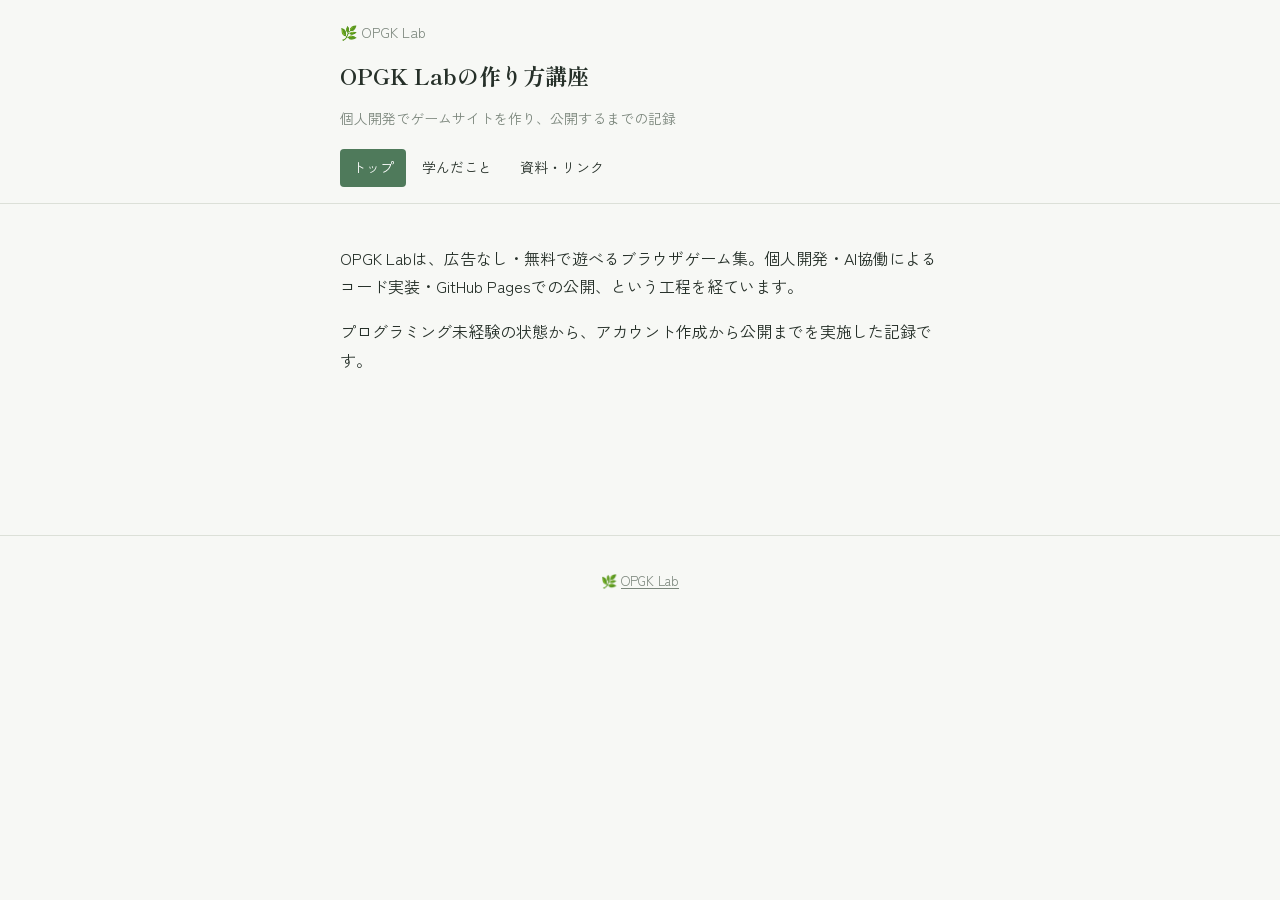
<file: events/opgk-lab-howto/index.html>
<!DOCTYPE html>
<html lang="ja">
<head>
<meta charset="UTF-8">
<meta name="viewport" content="width=device-width, initial-scale=1">
<title>OPGK Labの作り方講座</title>
<meta name="description" content="無料のブラウザゲーム集「OPGK Lab」を、個人開発でどう作って公開したかをまとめた記録ページです。">

<meta property="og:type" content="website">
<meta property="og:title" content="OPGK Labの作り方講座">
<meta property="og:description" content="無料のブラウザゲーム集「OPGK Lab」を、個人開発でどう作って公開したかをまとめた記録ページです。">
<meta property="og:url" content="https://example.github.io/REPO-NAME/events/opgk-lab-howto/index.html">
<meta name="twitter:card" content="summary">

<link rel="stylesheet" href="../../common/series-style-base.css">
</head>
<body data-page="top">

<header id="shell-header" class="shell-header"></header>

<main class="shell-page">

  <section class="shell-section" id="event-info-target"></section>

  <section class="shell-section">
    <p>
      OPGK Labは、広告なし・無料で遊べるブラウザゲーム集。個人開発・AI協働によるコード実装・GitHub Pagesでの公開、という工程を経ています。
    </p>
    <p>
      プログラミング未経験の状態から、アカウント作成から公開までを実施した記録です。
    </p>
  </section>

  <section class="shell-section" id="qr-target"></section>

  <section class="shell-section" id="form-target"></section>

</main>

<footer id="shell-footer" class="shell-footer"></footer>

<script src="event-config.js"></script>
<script src="../../common/series-shell.js"></script>
<script>
  ShellUI.renderEventInfo('#event-info-target');
  ShellUI.renderQR('#qr-target');
  ShellUI.renderFormButton('#form-target', '感想・質問を送る');
</script>
</body>
</html>
</file>
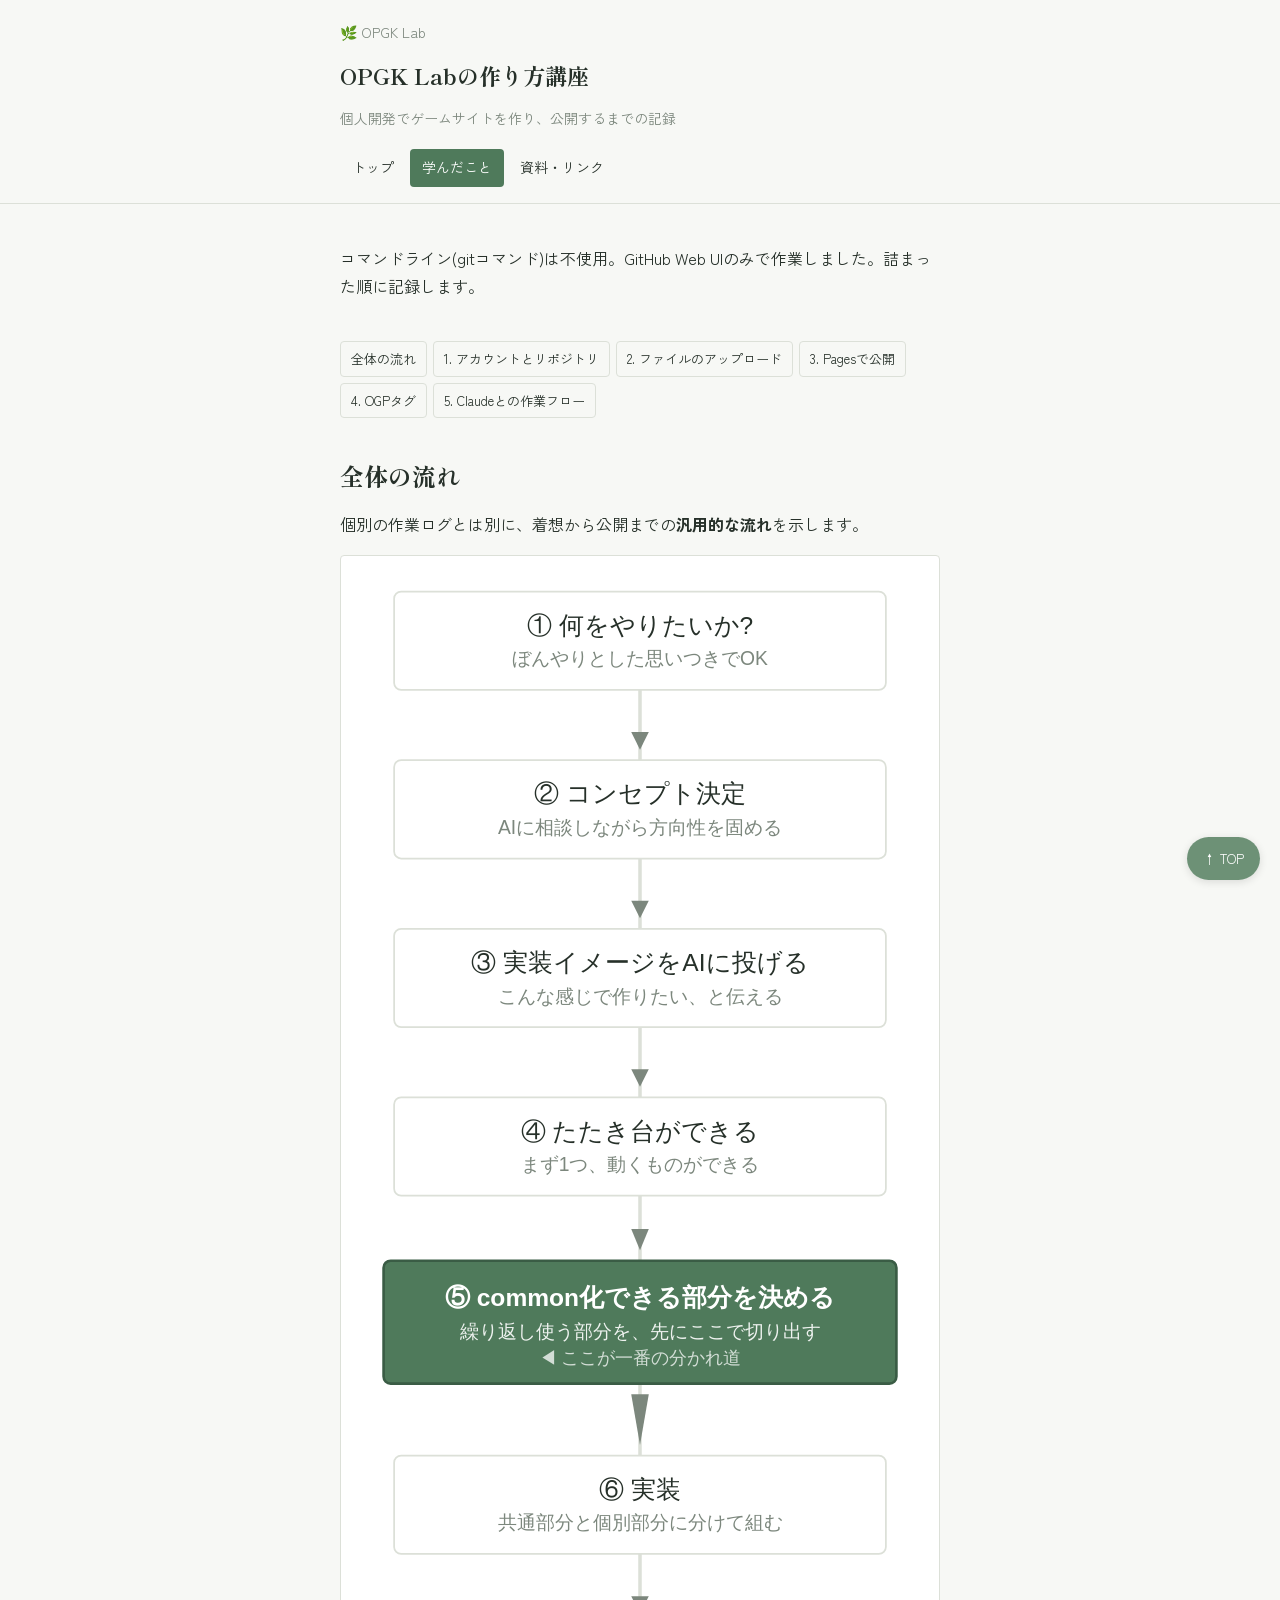
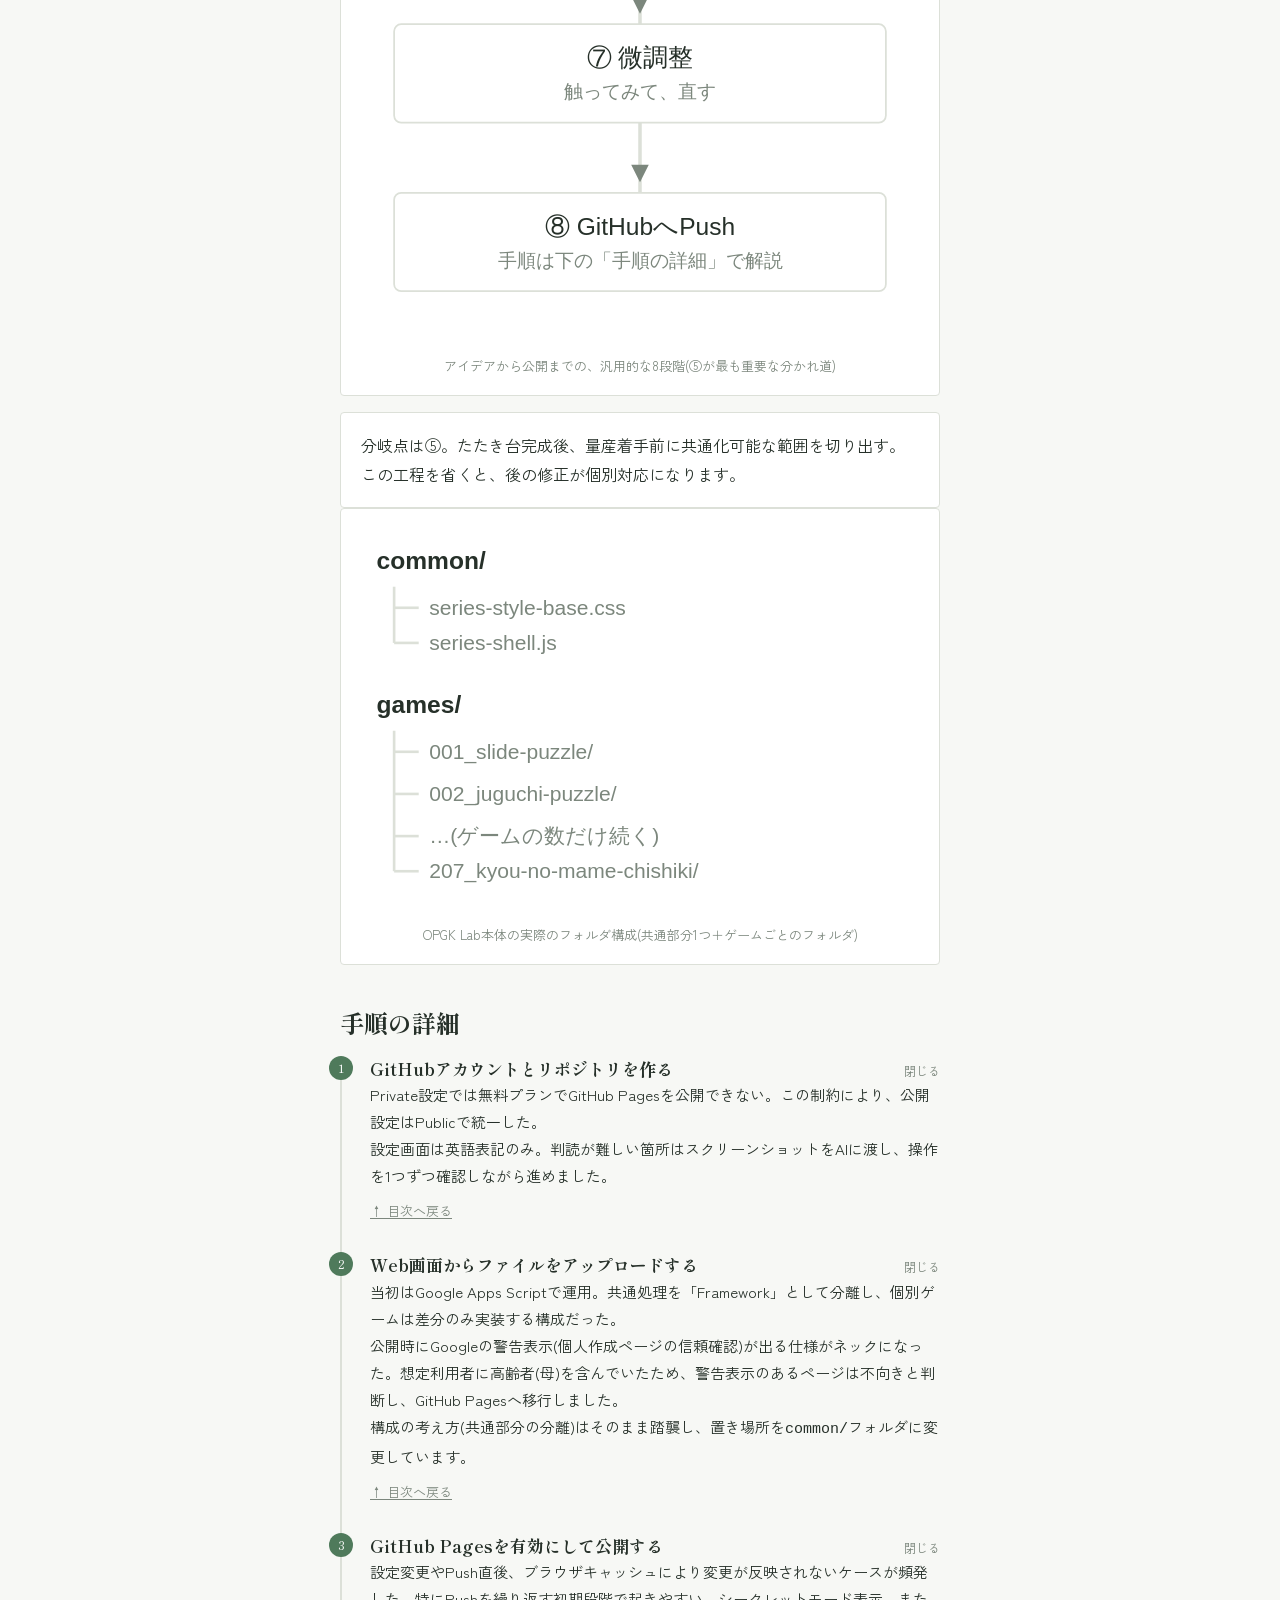
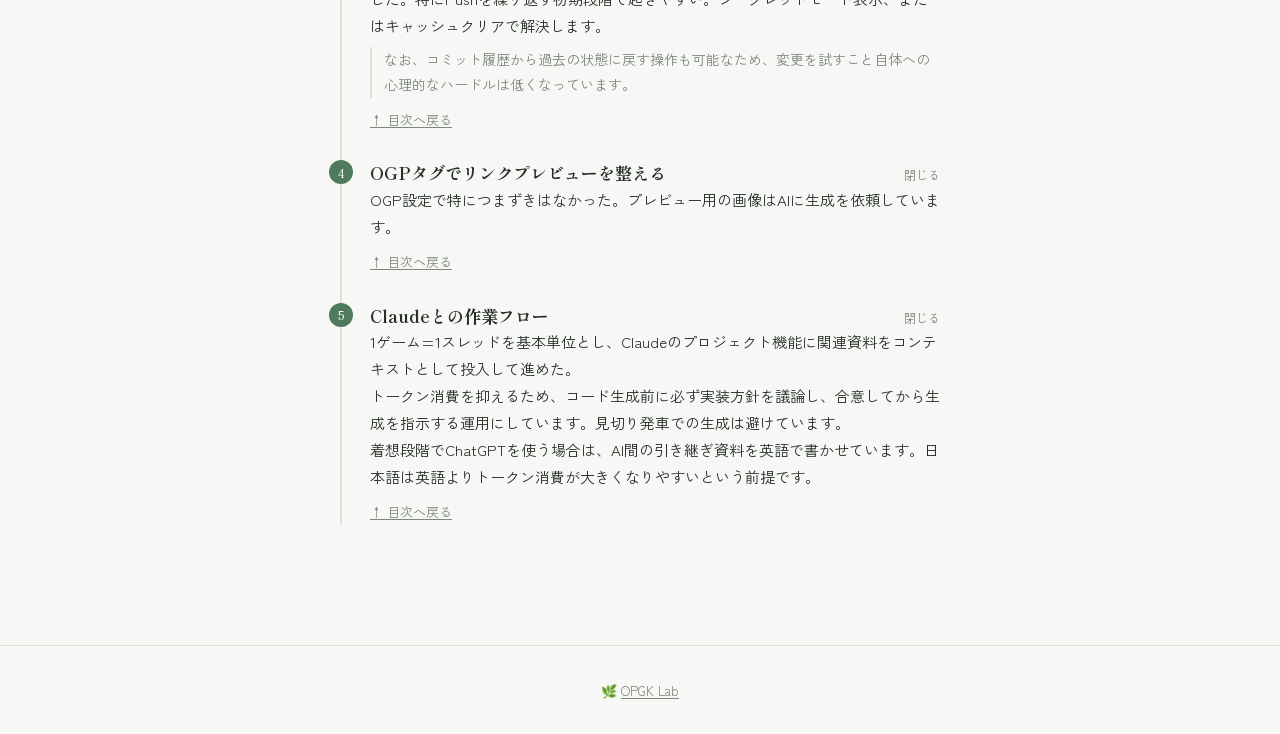
<file: events/opgk-lab-howto/content.html>
<!DOCTYPE html>
<html lang="ja">
<head>
<meta charset="UTF-8">
<meta name="viewport" content="width=device-width, initial-scale=1">
<title>学んだこと｜OPGK Labの作り方講座</title>
<link rel="stylesheet" href="../../common/series-style-base.css">
</head>
<body data-page="content">

<header id="shell-header" class="shell-header"></header>

<main class="shell-page">

  <section class="shell-section">
    <p>
      コマンドライン(gitコマンド)は不使用。GitHub Web UIのみで作業しました。詰まった順に記録します。
    </p>
  </section>

  <section class="shell-section" id="toc">
    <ul class="shell-toc">
      <li><a href="#overview">全体の流れ</a></li>
      <li><a href="#step-1">1. アカウントとリポジトリ</a></li>
      <li><a href="#step-2">2. ファイルのアップロード</a></li>
      <li><a href="#step-3">3. Pagesで公開</a></li>
      <li><a href="#step-4">4. OGPタグ</a></li>
      <li><a href="#step-5">5. Claudeとの作業フロー</a></li>
    </ul>
  </section>

  <section class="shell-section" id="overview">
    <h2>全体の流れ</h2>
    <p>
      個別の作業ログとは別に、着想から公開までの<strong>汎用的な流れ</strong>を示します。
    </p>

    <figure class="shell-diagram">
      <svg viewBox="0 0 320 780" xmlns="http://www.w3.org/2000/svg" role="img" aria-labelledby="flow-title flow-desc">
        <title id="flow-title">アイデアを形にするまでの流れ</title>
        <desc id="flow-desc">何をやりたいか、コンセプト決定、実装イメージをAIに投げる、たたき台ができる、common化できる部分を決める、実装、微調整、GitHubへPush、の8段階の縦の流れ図。5段階目の「common化できる部分を決める」が最も重要な分岐点として強調されている。</desc>

        <line x1="160" y1="40" x2="160" y2="738" style="stroke:var(--border); stroke-width:2;" />

        <g>
          <rect x="20" y="10" width="280" height="56" rx="4" style="fill:var(--panel); stroke:var(--border); stroke-width:1;"/>
          <text x="160" y="34" text-anchor="middle" style="fill:var(--ink); font-size:14px; font-family:sans-serif;">① 何をやりたいか?</text>
          <text x="160" y="52" text-anchor="middle" style="fill:var(--muted); font-size:11px; font-family:sans-serif;">ぼんやりとした思いつきでOK</text>
        </g>

        <g>
          <rect x="20" y="106" width="280" height="56" rx="4" style="fill:var(--panel); stroke:var(--border); stroke-width:1;"/>
          <text x="160" y="130" text-anchor="middle" style="fill:var(--ink); font-size:14px; font-family:sans-serif;">② コンセプト決定</text>
          <text x="160" y="148" text-anchor="middle" style="fill:var(--muted); font-size:11px; font-family:sans-serif;">AIに相談しながら方向性を固める</text>
        </g>

        <g>
          <rect x="20" y="202" width="280" height="56" rx="4" style="fill:var(--panel); stroke:var(--border); stroke-width:1;"/>
          <text x="160" y="226" text-anchor="middle" style="fill:var(--ink); font-size:14px; font-family:sans-serif;">③ 実装イメージをAIに投げる</text>
          <text x="160" y="244" text-anchor="middle" style="fill:var(--muted); font-size:11px; font-family:sans-serif;">こんな感じで作りたい、と伝える</text>
        </g>

        <g>
          <rect x="20" y="298" width="280" height="56" rx="4" style="fill:var(--panel); stroke:var(--border); stroke-width:1;"/>
          <text x="160" y="322" text-anchor="middle" style="fill:var(--ink); font-size:14px; font-family:sans-serif;">④ たたき台ができる</text>
          <text x="160" y="340" text-anchor="middle" style="fill:var(--muted); font-size:11px; font-family:sans-serif;">まず1つ、動くものができる</text>
        </g>

        <g>
          <rect x="14" y="391" width="292" height="70" rx="4" style="fill:var(--accent); stroke:var(--accent-dark); stroke-width:1.5;"/>
          <text x="160" y="417" text-anchor="middle" style="fill:#fff; font-size:14px; font-family:sans-serif; font-weight:bold;">⑤ common化できる部分を決める</text>
          <text x="160" y="435" text-anchor="middle" style="fill:#fff; font-size:11px; font-family:sans-serif; opacity:0.9;">繰り返し使う部分を、先にここで切り出す</text>
          <text x="160" y="450" text-anchor="middle" style="fill:#fff; font-size:10px; font-family:sans-serif; opacity:0.75;">◀ ここが一番の分かれ道</text>
        </g>

        <g>
          <rect x="20" y="502" width="280" height="56" rx="4" style="fill:var(--panel); stroke:var(--border); stroke-width:1;"/>
          <text x="160" y="526" text-anchor="middle" style="fill:var(--ink); font-size:14px; font-family:sans-serif;">⑥ 実装</text>
          <text x="160" y="544" text-anchor="middle" style="fill:var(--muted); font-size:11px; font-family:sans-serif;">共通部分と個別部分に分けて組む</text>
        </g>

        <g>
          <rect x="20" y="598" width="280" height="56" rx="4" style="fill:var(--panel); stroke:var(--border); stroke-width:1;"/>
          <text x="160" y="622" text-anchor="middle" style="fill:var(--ink); font-size:14px; font-family:sans-serif;">⑦ 微調整</text>
          <text x="160" y="640" text-anchor="middle" style="fill:var(--muted); font-size:11px; font-family:sans-serif;">触ってみて、直す</text>
        </g>

        <g>
          <rect x="20" y="694" width="280" height="56" rx="4" style="fill:var(--panel); stroke:var(--border); stroke-width:1;"/>
          <text x="160" y="718" text-anchor="middle" style="fill:var(--ink); font-size:14px; font-family:sans-serif;">⑧ GitHubへPush</text>
          <text x="160" y="736" text-anchor="middle" style="fill:var(--muted); font-size:11px; font-family:sans-serif;">手順は下の「手順の詳細」で解説</text>
        </g>

        <g style="fill:var(--muted);">
          <path d="M155,90 L165,90 L160,100 Z"/>
          <path d="M155,186 L165,186 L160,196 Z"/>
          <path d="M155,282 L165,282 L160,292 Z"/>
          <path d="M155,373 L165,373 L160,385 Z"/>
          <path d="M155,467 L165,467 L160,496 Z"/>
          <path d="M155,582 L165,582 L160,592 Z"/>
          <path d="M155,678 L165,678 L160,688 Z"/>
        </g>
      </svg>
      <figcaption>アイデアから公開までの、汎用的な8段階(⑤が最も重要な分かれ道)</figcaption>
    </figure>

    <div class="shell-panel">
      <p style="margin:0;">
        分岐点は⑤。たたき台完成後、量産着手前に共通化可能な範囲を切り出す。この工程を省くと、後の修正が個別対応になります。
      </p>
    </div>

    <figure class="shell-diagram">
      <svg viewBox="0 0 320 220" xmlns="http://www.w3.org/2000/svg" role="img" aria-labelledby="tree-title tree-desc">
        <title id="tree-title">リポジトリのフォルダ構成</title>
        <desc id="tree-desc">common フォルダに series-style-base.css と series-shell.js、games フォルダの中に各ゲームのフォルダが並ぶ、2階層のツリー構造</desc>

        <text x="10" y="24" style="fill:var(--ink); font-size:14px; font-family:sans-serif; font-weight:bold;">common/</text>
        <line x1="20" y1="34" x2="20" y2="66" style="stroke:var(--border); stroke-width:1.5;"/>
        <line x1="20" y1="46" x2="34" y2="46" style="stroke:var(--border); stroke-width:1.5;"/>
        <text x="40" y="50" style="fill:var(--muted); font-size:12px; font-family:sans-serif;">series-style-base.css</text>
        <line x1="20" y1="66" x2="34" y2="66" style="stroke:var(--border); stroke-width:1.5;"/>
        <text x="40" y="70" style="fill:var(--muted); font-size:12px; font-family:sans-serif;">series-shell.js</text>

        <text x="10" y="106" style="fill:var(--ink); font-size:14px; font-family:sans-serif; font-weight:bold;">games/</text>
        <line x1="20" y1="116" x2="20" y2="196" style="stroke:var(--border); stroke-width:1.5;"/>
        <line x1="20" y1="128" x2="34" y2="128" style="stroke:var(--border); stroke-width:1.5;"/>
        <text x="40" y="132" style="fill:var(--muted); font-size:12px; font-family:sans-serif;">001_slide-puzzle/</text>
        <line x1="20" y1="152" x2="34" y2="152" style="stroke:var(--border); stroke-width:1.5;"/>
        <text x="40" y="156" style="fill:var(--muted); font-size:12px; font-family:sans-serif;">002_juguchi-puzzle/</text>
        <line x1="20" y1="176" x2="34" y2="176" style="stroke:var(--border); stroke-width:1.5;"/>
        <text x="40" y="180" style="fill:var(--muted); font-size:12px; font-family:sans-serif;">…(ゲームの数だけ続く)</text>
        <line x1="20" y1="196" x2="34" y2="196" style="stroke:var(--border); stroke-width:1.5;"/>
        <text x="40" y="200" style="fill:var(--muted); font-size:12px; font-family:sans-serif;">207_kyou-no-mame-chishiki/</text>
      </svg>
      <figcaption>OPGK Lab本体の実際のフォルダ構成(共通部分1つ＋ゲームごとのフォルダ)</figcaption>
    </figure>
  </section>

  <section class="shell-section">
    <h2>手順の詳細</h2>
    <ol class="shell-steps">

      <li class="shell-step" id="step-1">
        <span class="shell-step__num">1</span>
        <details open>
          <summary><h3 class="shell-step__title">GitHubアカウントとリポジトリを作る</h3></summary>
          <p class="shell-step__body">
            Private設定では無料プランでGitHub Pagesを公開できない。この制約により、公開設定はPublicで統一した。
          </p>
          <p class="shell-step__body">
            設定画面は英語表記のみ。判読が難しい箇所はスクリーンショットをAIに渡し、操作を1つずつ確認しながら進めました。
          </p>
          <a class="shell-back-to-toc" href="#toc">↑ 目次へ戻る</a>
        </details>
      </li>

      <li class="shell-step" id="step-2">
        <span class="shell-step__num">2</span>
        <details open>
          <summary><h3 class="shell-step__title">Web画面からファイルをアップロードする</h3></summary>
          <p class="shell-step__body">
            当初はGoogle Apps Scriptで運用。共通処理を「Framework」として分離し、個別ゲームは差分のみ実装する構成だった。
          </p>
          <p class="shell-step__body">
            公開時にGoogleの警告表示(個人作成ページの信頼確認)が出る仕様がネックになった。想定利用者に高齢者(母)を含んでいたため、警告表示のあるページは不向きと判断し、GitHub Pagesへ移行しました。
          </p>
          <p class="shell-step__body">
            構成の考え方(共通部分の分離)はそのまま踏襲し、置き場所を<code>common/</code>フォルダに変更しています。
          </p>
          <a class="shell-back-to-toc" href="#toc">↑ 目次へ戻る</a>
        </details>
      </li>

      <li class="shell-step" id="step-3">
        <span class="shell-step__num">3</span>
        <details open>
          <summary><h3 class="shell-step__title">GitHub Pagesを有効にして公開する</h3></summary>
          <p class="shell-step__body">
            設定変更やPush直後、ブラウザキャッシュにより変更が反映されないケースが頻発した。特にPushを繰り返す初期段階で起きやすい。シークレットモード表示、またはキャッシュクリアで解決します。
          </p>
          <p class="shell-step__note">
            なお、コミット履歴から過去の状態に戻す操作も可能なため、変更を試すこと自体への心理的なハードルは低くなっています。
          </p>
          <a class="shell-back-to-toc" href="#toc">↑ 目次へ戻る</a>
        </details>
      </li>

      <li class="shell-step" id="step-4">
        <span class="shell-step__num">4</span>
        <details open>
          <summary><h3 class="shell-step__title">OGPタグでリンクプレビューを整える</h3></summary>
          <p class="shell-step__body">
            OGP設定で特につまずきはなかった。プレビュー用の画像はAIに生成を依頼しています。
          </p>
          <a class="shell-back-to-toc" href="#toc">↑ 目次へ戻る</a>
        </details>
      </li>

      <li class="shell-step" id="step-5">
        <span class="shell-step__num">5</span>
        <details open>
          <summary><h3 class="shell-step__title">Claudeとの作業フロー</h3></summary>
          <p class="shell-step__body">
            1ゲーム=1スレッドを基本単位とし、Claudeのプロジェクト機能に関連資料をコンテキストとして投入して進めた。
          </p>
          <p class="shell-step__body">
            トークン消費を抑えるため、コード生成前に必ず実装方針を議論し、合意してから生成を指示する運用にしています。見切り発車での生成は避けています。
          </p>
          <p class="shell-step__body">
            着想段階でChatGPTを使う場合は、AI間の引き継ぎ資料を英語で書かせています。日本語は英語よりトークン消費が大きくなりやすいという前提です。
          </p>
          <a class="shell-back-to-toc" href="#toc">↑ 目次へ戻る</a>
        </details>
      </li>

    </ol>
  </section>

</main>

<footer id="shell-footer" class="shell-footer"></footer>

<script src="event-config.js"></script>
<script src="../../common/series-shell.js"></script>
</body>
</html>
</file>
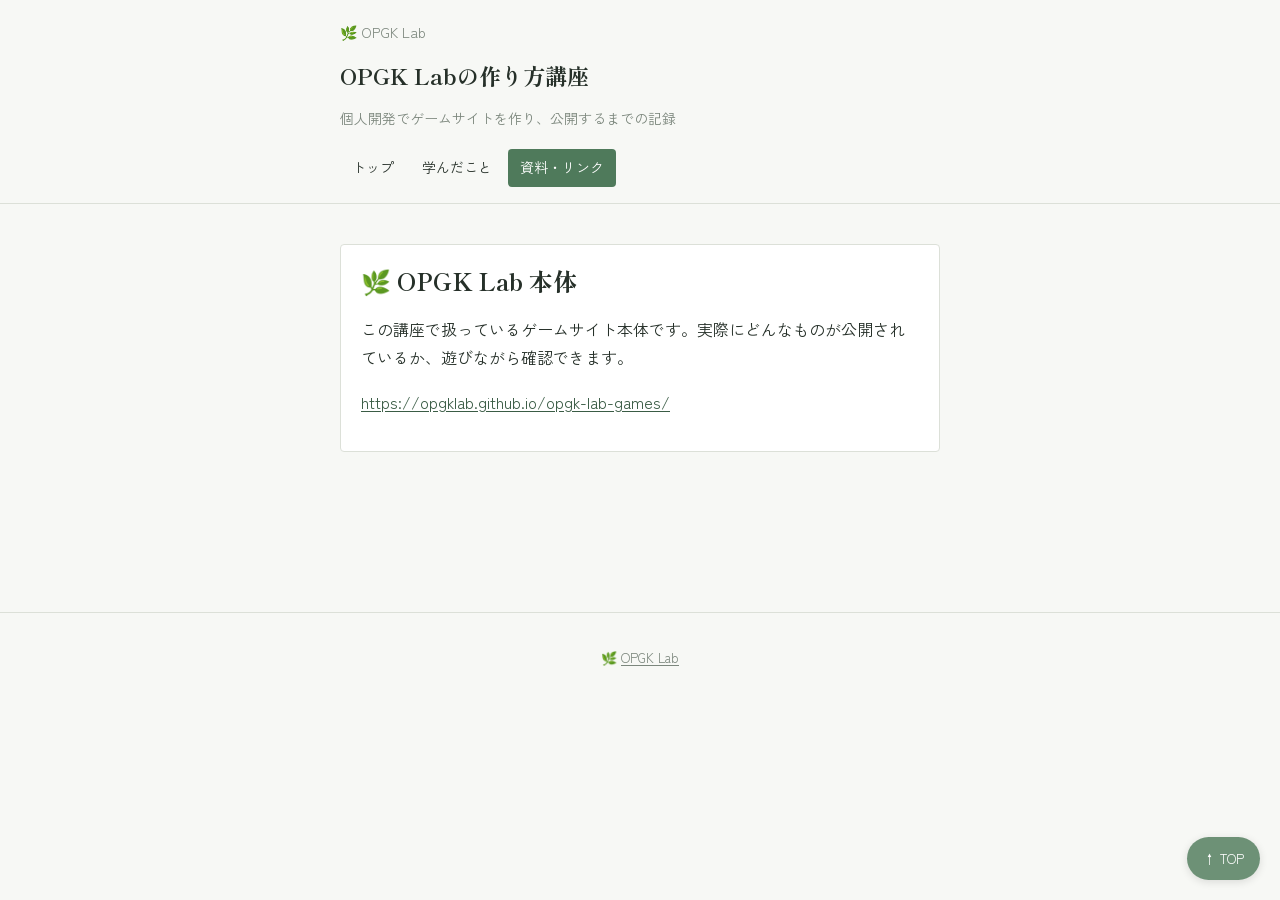
<file: events/opgk-lab-howto/links.html>
<!DOCTYPE html>
<html lang="ja">
<head>
<meta charset="UTF-8">
<meta name="viewport" content="width=device-width, initial-scale=1">
<title>資料・リンク｜OPGK Labの作り方講座</title>
<link rel="stylesheet" href="../../common/series-style-base.css">
</head>
<body data-page="links">

<header id="shell-header" class="shell-header"></header>

<main class="shell-page">

  <section class="shell-section">
    <div class="shell-panel">
      <h2>🌿 OPGK Lab 本体</h2>
      <p>この講座で扱っているゲームサイト本体です。実際にどんなものが公開されているか、遊びながら確認できます。</p>
      <p><a href="https://opgklab.github.io/opgk-lab-games/">https://opgklab.github.io/opgk-lab-games/</a></p>
    </div>
  </section>

  <section class="shell-section" id="form-target"></section>

</main>

<footer id="shell-footer" class="shell-footer"></footer>

<script src="event-config.js"></script>
<script src="../../common/series-shell.js"></script>
<script>
  ShellUI.renderFormButton('#form-target', '感想・質問を送る');
</script>
</body>
</html>
</file>
<file: common/series-style-base.css>
/* ==========================================================
   OPGK Lab イベントサイト共通スタイル
   このファイルはイベントごとに編集しません。
   ========================================================== */

@import url('https://fonts.googleapis.com/css2?family=Shippori+Mincho:wght@500;700&family=Zen+Kaku+Gothic+New:wght@400;500;700&display=swap');

:root {
  --bg: #F7F8F5;
  --panel: #FFFFFF;
  --ink: #263029;
  --muted: #7C877D;
  --accent: #4F7A5B;
  --accent-dark: #3A5C45;
  --border: #DCE0D8;
  --radius: 4px;
  --maxw: 640px;
}

* {
  box-sizing: border-box;
}

html {
  -webkit-text-size-adjust: 100%;
}

body {
  margin: 0;
  background: var(--bg);
  color: var(--ink);
  font-family: 'Zen Kaku Gothic New', -apple-system, BlinkMacSystemFont, 'Hiragino Sans', sans-serif;
  font-size: 16px;
  line-height: 1.8;
  -webkit-font-smoothing: antialiased;
}

h1, h2, h3 {
  font-family: 'Shippori Mincho', serif;
  font-weight: 700;
  line-height: 1.5;
  margin: 0 0 0.6em;
}

a {
  color: var(--accent-dark);
  text-underline-offset: 2px;
}

a:hover {
  color: var(--accent);
}

/* focus visibility (accessibility) */
a:focus-visible,
button:focus-visible {
  outline: 2px solid var(--accent);
  outline-offset: 2px;
}

@media (prefers-reduced-motion: reduce) {
  * {
    animation-duration: 0.001ms !important;
    transition-duration: 0.001ms !important;
  }
}

/* ---------- レイアウト共通 ---------- */

.shell-page {
  max-width: var(--maxw);
  margin: 0 auto;
  padding: 0 20px 64px;
}

.shell-section {
  margin-top: 40px;
}

/* ---------- ヘッダー ---------- */

.shell-header {
  border-bottom: 1px solid var(--border);
  margin-bottom: 32px;
}

.shell-header__inner {
  max-width: var(--maxw);
  margin: 0 auto;
  padding: 20px 20px 16px;
}

.shell-brand {
  display: flex;
  align-items: baseline;
  gap: 8px;
  font-size: 14px;
  color: var(--muted);
  text-decoration: none;
  margin-bottom: 14px;
}

.shell-brand:hover {
  color: var(--accent-dark);
}

.shell-event-title {
  font-size: 22px;
  margin-bottom: 4px;
}

.shell-event-tagline {
  color: var(--muted);
  font-size: 14px;
  margin-bottom: 18px;
}

.shell-nav {
  display: flex;
  gap: 4px;
  flex-wrap: wrap;
  list-style: none;
  padding: 0;
  margin: 0;
}

.shell-nav a {
  display: inline-block;
  padding: 6px 12px;
  border-radius: var(--radius);
  color: var(--ink);
  text-decoration: none;
  font-size: 14px;
}

.shell-nav a:hover {
  background: var(--panel);
}

.shell-nav a[aria-current="page"] {
  background: var(--accent);
  color: #fff;
}

/* ---------- パネル(開催情報・QRなど) ---------- */

.shell-panel {
  border: 1px solid var(--border);
  border-radius: var(--radius);
  padding: 18px 20px;
  background: var(--panel);
}

.shell-panel + .shell-panel {
  margin-top: 16px;
}

.shell-info-list {
  list-style: none;
  padding: 0;
  margin: 0;
  display: grid;
  grid-template-columns: 5em 1fr;
  gap: 8px 12px;
  font-size: 15px;
}

.shell-info-list dt {
  color: var(--muted);
}

.shell-info-list dd {
  margin: 0;
}

/* ---------- QRブロック ---------- */

.shell-qr {
  display: flex;
  align-items: center;
  gap: 16px;
}

.shell-qr img {
  width: 96px;
  height: 96px;
  border: 1px dashed var(--border);
  border-radius: var(--radius);
  padding: 6px;
  background: #fff;
}

.shell-qr__caption {
  font-size: 14px;
  color: var(--muted);
}

/* ---------- 目次(ジャンプナビ) ---------- */

.shell-toc {
  list-style: none;
  padding: 0;
  margin: 0;
  display: flex;
  flex-wrap: wrap;
  gap: 6px;
}

.shell-toc a {
  display: inline-block;
  padding: 5px 10px;
  border: 1px solid var(--border);
  border-radius: var(--radius);
  color: var(--ink);
  text-decoration: none;
  font-size: 13px;
}

.shell-toc a:hover {
  border-color: var(--accent);
  color: var(--accent-dark);
}

/* ---------- 図解ボックス ---------- */

.shell-diagram {
  border: 1px solid var(--border);
  border-radius: var(--radius);
  background: var(--panel);
  padding: 18px;
  margin: 0 0 16px;
}

.shell-diagram svg {
  width: 100%;
  height: auto;
  display: block;
}

.shell-diagram figcaption {
  margin-top: 10px;
  font-size: 13px;
  color: var(--muted);
  text-align: center;
}

/* ---------- 折りたたみ(details/summary) ----------
   .shell-step の中で <details> を使うときの見た目調整。
   タイトル(summary)は常に見え、本文だけ開閉する。 */

.shell-step details {
  margin: 0;
}

.shell-step summary {
  cursor: pointer;
  list-style: none;
  display: flex;
  align-items: baseline;
  gap: 8px;
}

.shell-step summary::-webkit-details-marker {
  display: none;
}

.shell-step summary::after {
  content: '開く';
  margin-left: auto;
  font-size: 12px;
  color: var(--muted);
  white-space: nowrap;
}

.shell-step details[open] summary::after {
  content: '閉じる';
}

.shell-step summary .shell-step__title {
  margin: 0;
}

.shell-back-to-toc {
  display: inline-block;
  margin-top: 10px;
  font-size: 13px;
  color: var(--muted);
}

/* ---------- ボタン ---------- */

.shell-button {
  display: inline-block;
  padding: 10px 20px;
  border-radius: var(--radius);
  background: var(--accent);
  color: #fff;
  text-decoration: none;
  font-size: 15px;
}

.shell-button:hover {
  background: var(--accent-dark);
  color: #fff;
}

/* ---------- 番号つきステップ(時系列の内容にのみ使用) ---------- */

.shell-steps {
  list-style: none;
  padding: 0;
  margin: 0;
  border-left: 2px solid var(--border);
}

.shell-step {
  position: relative;
  padding: 0 0 28px 28px;
}

.shell-step:last-child {
  padding-bottom: 0;
}

.shell-step__num {
  position: absolute;
  left: -13px;
  top: 0;
  width: 24px;
  height: 24px;
  border-radius: 50%;
  background: var(--accent);
  color: #fff;
  font-size: 13px;
  font-family: 'Shippori Mincho', serif;
  display: flex;
  align-items: center;
  justify-content: center;
}

.shell-step__title {
  font-size: 17px;
  font-weight: 700;
  margin: 0 0 6px;
}

.shell-step__body {
  margin: 0;
  font-size: 15px;
}

.shell-step__note {
  margin: 8px 0 0;
  padding-left: 12px;
  border-left: 2px solid var(--border);
  color: var(--muted);
  font-size: 14px;
}

/* ---------- フッター ---------- */

.shell-footer {
  border-top: 1px solid var(--border);
  margin-top: 56px;
  padding: 20px;
  text-align: center;
  color: var(--muted);
  font-size: 13px;
}

.shell-footer a {
  color: var(--muted);
}

/* ---------- 右下固定TOPリンク ---------- */

.shell-float-top {
  position: fixed;
  right: 20px;
  bottom: 20px;
  display: inline-flex;
  align-items: center;
  gap: 4px;
  padding: 10px 16px;
  border-radius: 999px;
  background: rgba(79, 122, 91, 0.82);
  color: #fff;
  text-decoration: none;
  font-size: 13px;
  box-shadow: 0 2px 8px rgba(0,0,0,0.12);
  z-index: 100;
  transition: background 0.2s, opacity 0.2s;
}

.shell-float-top:hover {
  background: rgba(58, 92, 69, 0.92);
  color: #fff;
}
</file>
